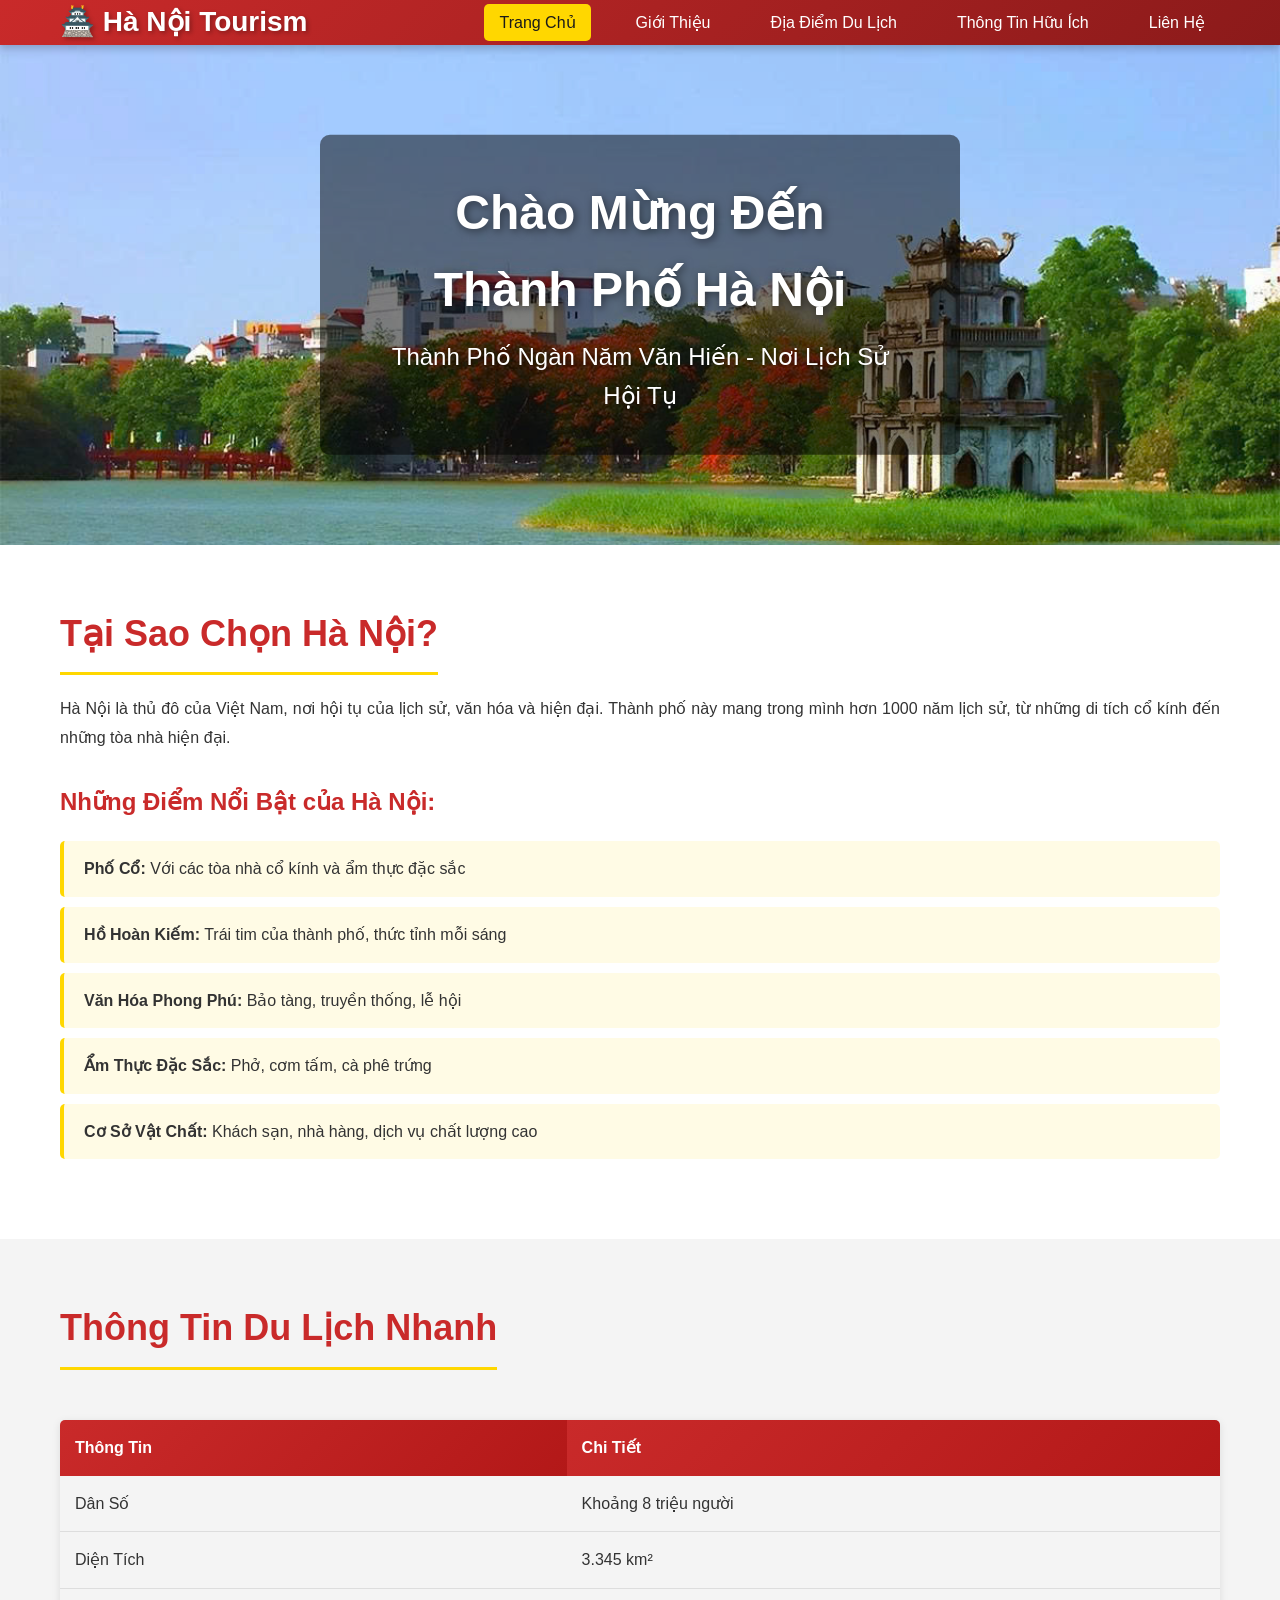
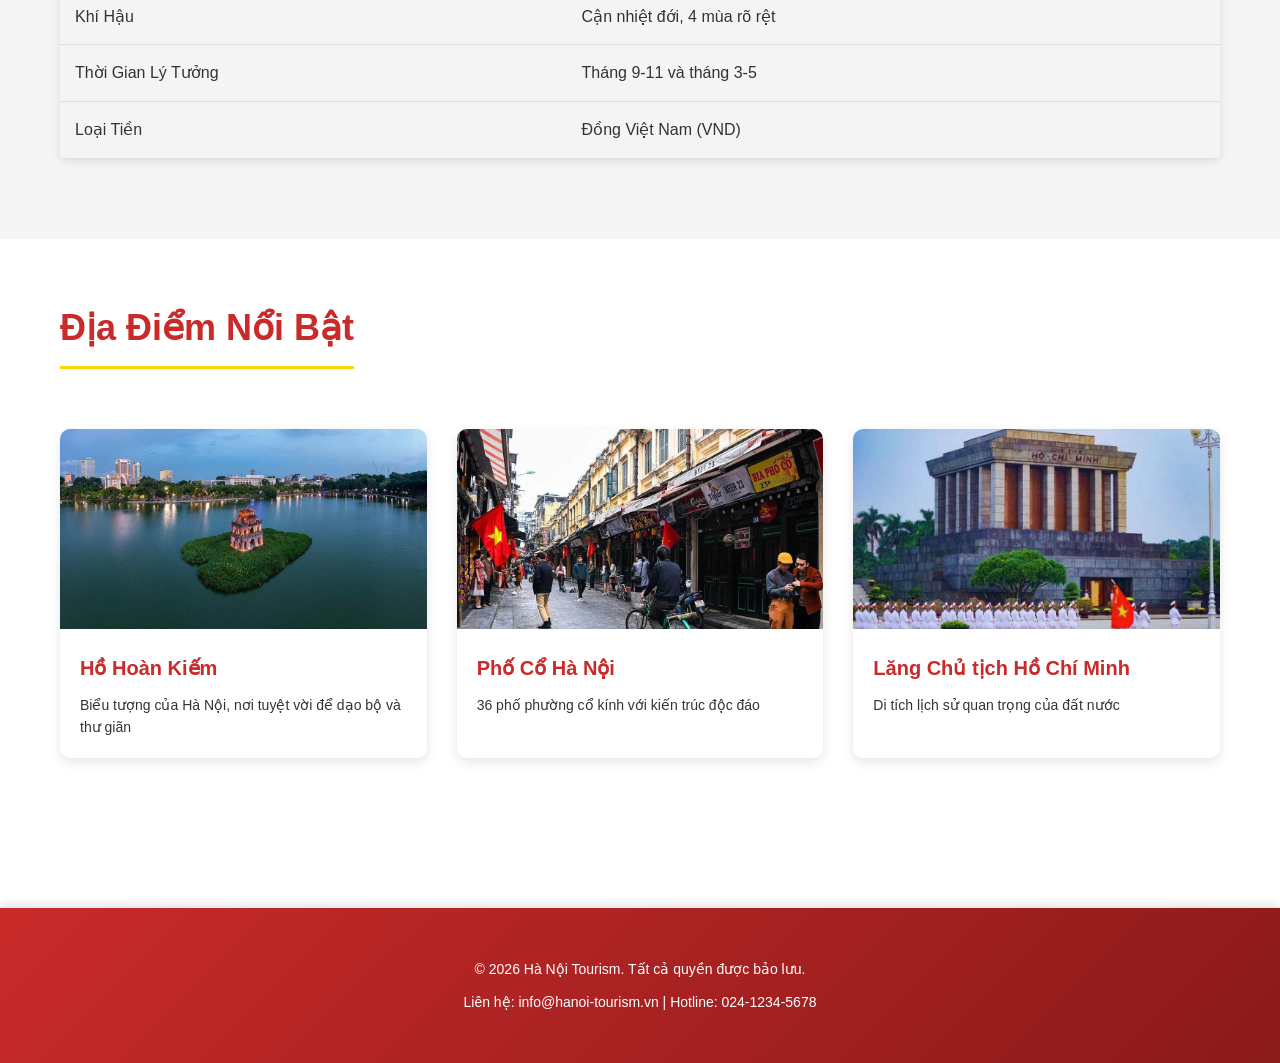
<file: index.html>
<!doctype html>
<html lang="vi">
  <head>
    <meta charset="UTF-8" />
    <meta name="viewport" content="width=device-width, initial-scale=1.0" />
    <title>Du Lịch Hà Nội - Khám Phá Thành Phố Ngàn Năm Văn Hiến</title>
    <link rel="stylesheet" href="style.css" />
  </head>
  <body>
    <!-- HEADER - MENU ĐIỀU HƯỚNG -->
    <header>
      <nav class="navbar">
        <div class="container">
          <div class="logo">
            <h1>🏯 Hà Nội Tourism</h1>
          </div>
          <ul class="nav-menu">
            <li><a href="index.html" class="active">Trang Chủ</a></li>
            <li><a href="gioi-thieu.html">Giới Thiệu</a></li>
            <li><a href="dia-diem.html">Địa Điểm Du Lịch</a></li>
            <li><a href="thong-tin.html">Thông Tin Hữu Ích</a></li>
            <li><a href="lien-he.html">Liên Hệ</a></li>
          </ul>
        </div>
      </nav>
    </header>

    <!-- BANNER - HÌNH ĐẠI DIỆN -->
    <section class="hero">
      <div class="hero-content">
        <!-- ÁNH CẦN: Banner/Banner chính Hà Nội (ảnh phố cổ hoặc tháp Rùa) -->
        <img
          src="images/banner-hanoi.jpg"
          alt="Banner Hà Nội"
          class="hero-image"
        />
        <div class="hero-text">
          <h2>Chào Mừng Đến Thành Phố Hà Nội</h2>
          <p>Thành Phố Ngàn Năm Văn Hiến - Nơi Lịch Sử Hội Tụ</p>
        </div>
      </div>
    </section>

    <!-- NỘI DUNG CHÍNH -->
    <main>
      <section class="content-section">
        <div class="container">
          <h2>Tại Sao Chọn Hà Nội?</h2>
          <p>
            Hà Nội là thủ đô của Việt Nam, nơi hội tụ của lịch sử, văn hóa và
            hiện đại. Thành phố này mang trong mình hơn 1000 năm lịch sử, từ
            những di tích cổ kính đến những tòa nhà hiện đại.
          </p>

          <!-- DANH SÁCH - YÊU CẦU DỰ ÁN -->
          <h3>Những Điểm Nổi Bật của Hà Nội:</h3>
          <ul class="highlights-list">
            <li>
               <strong>Phố Cổ:</strong> Với các tòa nhà cổ kính và ẩm thực đặc
              sắc
            </li>
            <li>
               <strong>Hồ Hoàn Kiếm:</strong> Trái tim của thành phố, thức
              tỉnh mỗi sáng
            </li>
            <li>
               <strong>Văn Hóa Phong Phú:</strong> Bảo tàng, truyền thống, lễ
              hội
            </li>
            <li>
               <strong>Ẩm Thực Đặc Sắc:</strong> Phở, cơm tấm, cà phê trứng
            </li>
            <li>
               <strong>Cơ Sở Vật Chất:</strong> Khách sạn, nhà hàng, dịch vụ
              chất lượng cao
            </li>
          </ul>
        </div>
      </section>

      <!-- SỰ KIỆN VÀ THÔNG TIN DỰ ÁN -->
      <section class="info-section">
        <div class="container">
          <h2>Thông Tin Du Lịch Nhanh</h2>

          <!-- BẢNG - YÊU CẦU DỰ ÁN -->
          <table class="info-table">
            <tr>
              <th>Thông Tin</th>
              <th>Chi Tiết</th>
            </tr>
            <tr>
              <td>Dân Số</td>
              <td>Khoảng 8 triệu người</td>
            </tr>
            <tr>
              <td>Diện Tích</td>
              <td>3.345 km²</td>
            </tr>
            <tr>
              <td>Khí Hậu</td>
              <td>Cận nhiệt đới, 4 mùa rõ rệt</td>
            </tr>
            <tr>
              <td>Thời Gian Lý Tưởng</td>
              <td>Tháng 9-11 và tháng 3-5</td>
            </tr>
            <tr>
              <td>Loại Tiền</td>
              <td>Đồng Việt Nam (VND)</td>
            </tr>
          </table>
        </div>
      </section>

      <!-- HÌNH ẢNH NỔI BẬT -->
      <section class="featured-places">
        <div class="container">
          <h2>Địa Điểm Nổi Bật</h2>
          <div class="places-grid">
            <div class="place-card">
              <!-- ÁNH CẦN: Ảnh Hồ Hoàn Kiếm -->
              <img src="images/ho-hoan-kiem.jpg" alt="Hồ Hoàn Kiếm" />
              <h3>Hồ Hoàn Kiếm</h3>
              <p>Biểu tượng của Hà Nội, nơi tuyệt vời để dạo bộ và thư giãn</p>
            </div>
            <div class="place-card">
              <!-- ÁNH CẦN: Ảnh Phố Cổ Hà Nội -->
              <img src="images/pho-co-hanoi.jpg" alt="Phố Cổ" />
              <h3>Phố Cổ Hà Nội</h3>
              <p>36 phố phường cổ kính với kiến trúc độc đáo</p>
            </div>
            <div class="place-card">
              <!-- ÁNH CẦN: Ảnh Lăng Chủ tịch Hồ Chí Minh -->
              <img src="images/mausoleum.jpg" alt="Mausoleum" />
              <h3>Lăng Chủ tịch Hồ Chí Minh</h3>
              <p>Di tích lịch sử quan trọng của đất nước</p>
            </div>
          </div>
        </div>
      </section>
    </main>

    <!-- FOOTER -->
    <footer>
      <div class="container">
        <p>&copy; 2026 Hà Nội Tourism. Tất cả quyền được bảo lưu.</p>
        <p>Liên hệ: info@hanoi-tourism.vn | Hotline: 024-1234-5678</p>
      </div>
    </footer>
  </body>
</html>
</file>
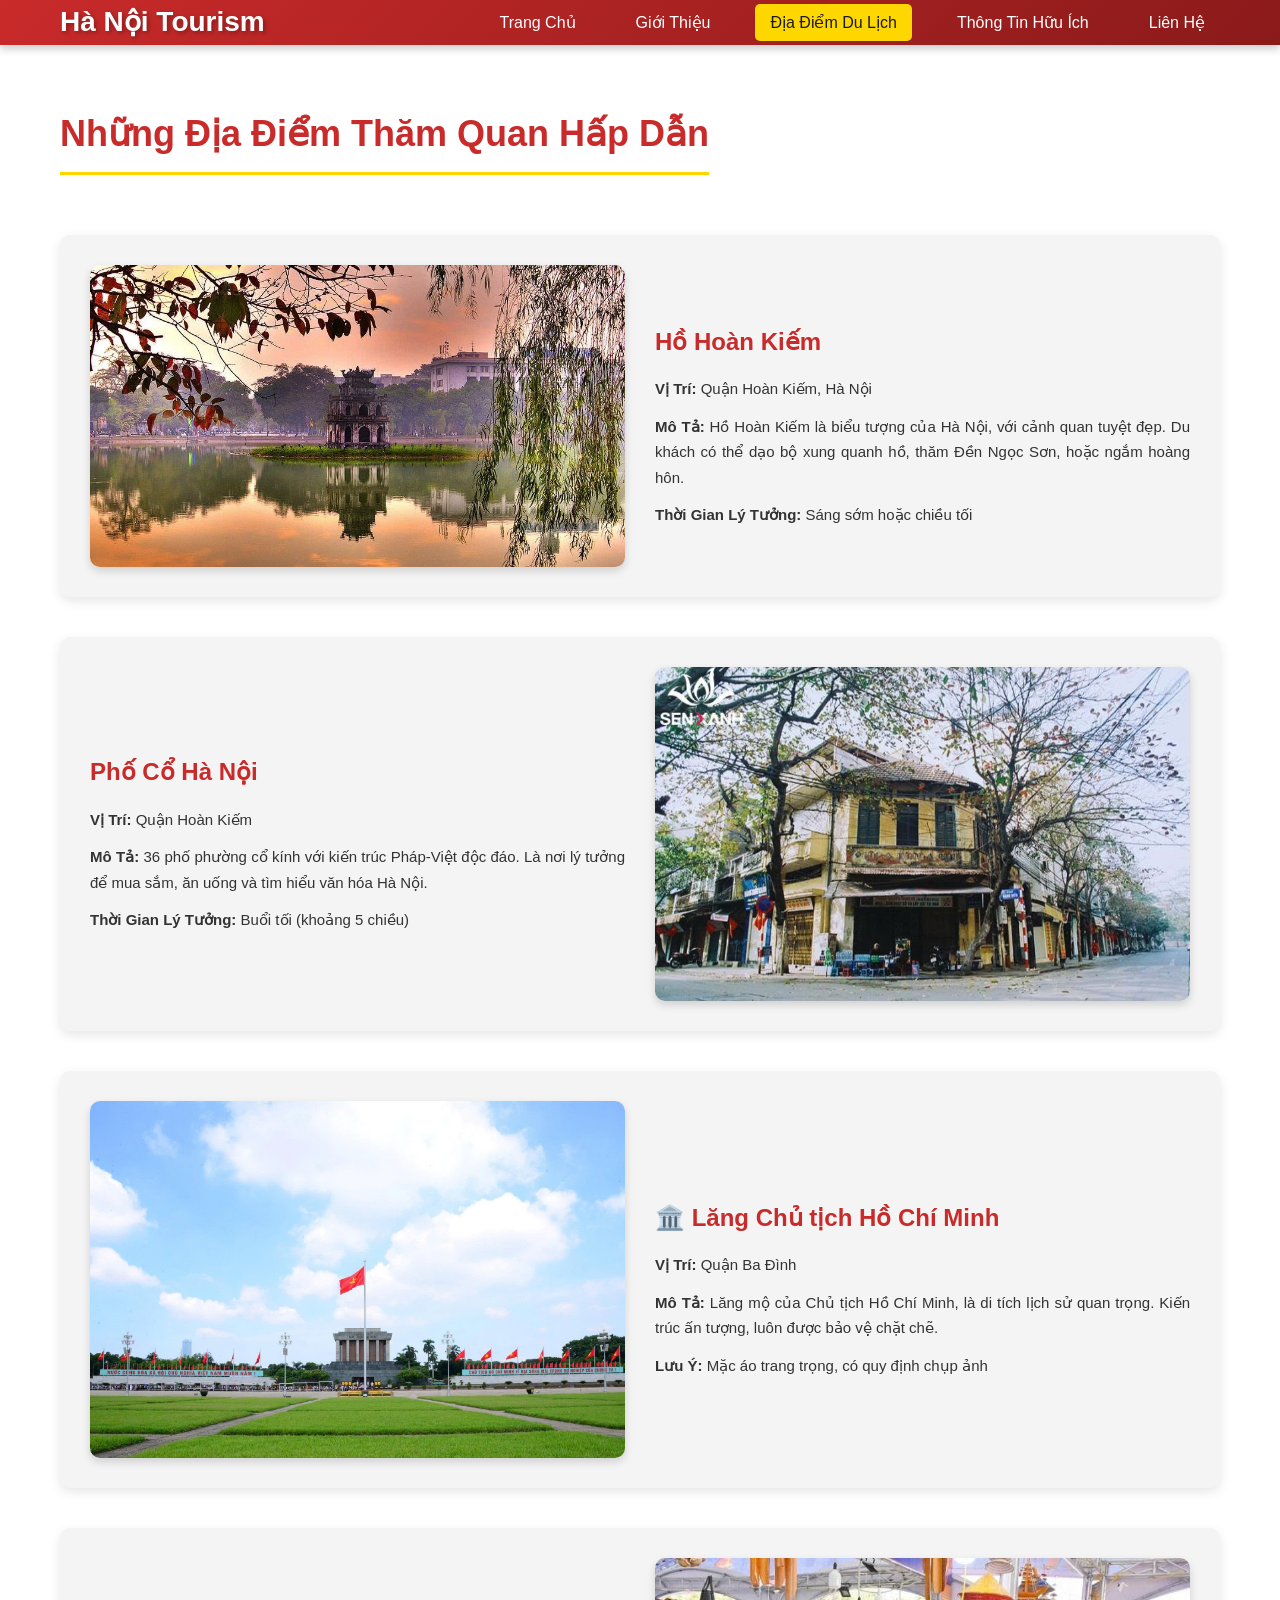
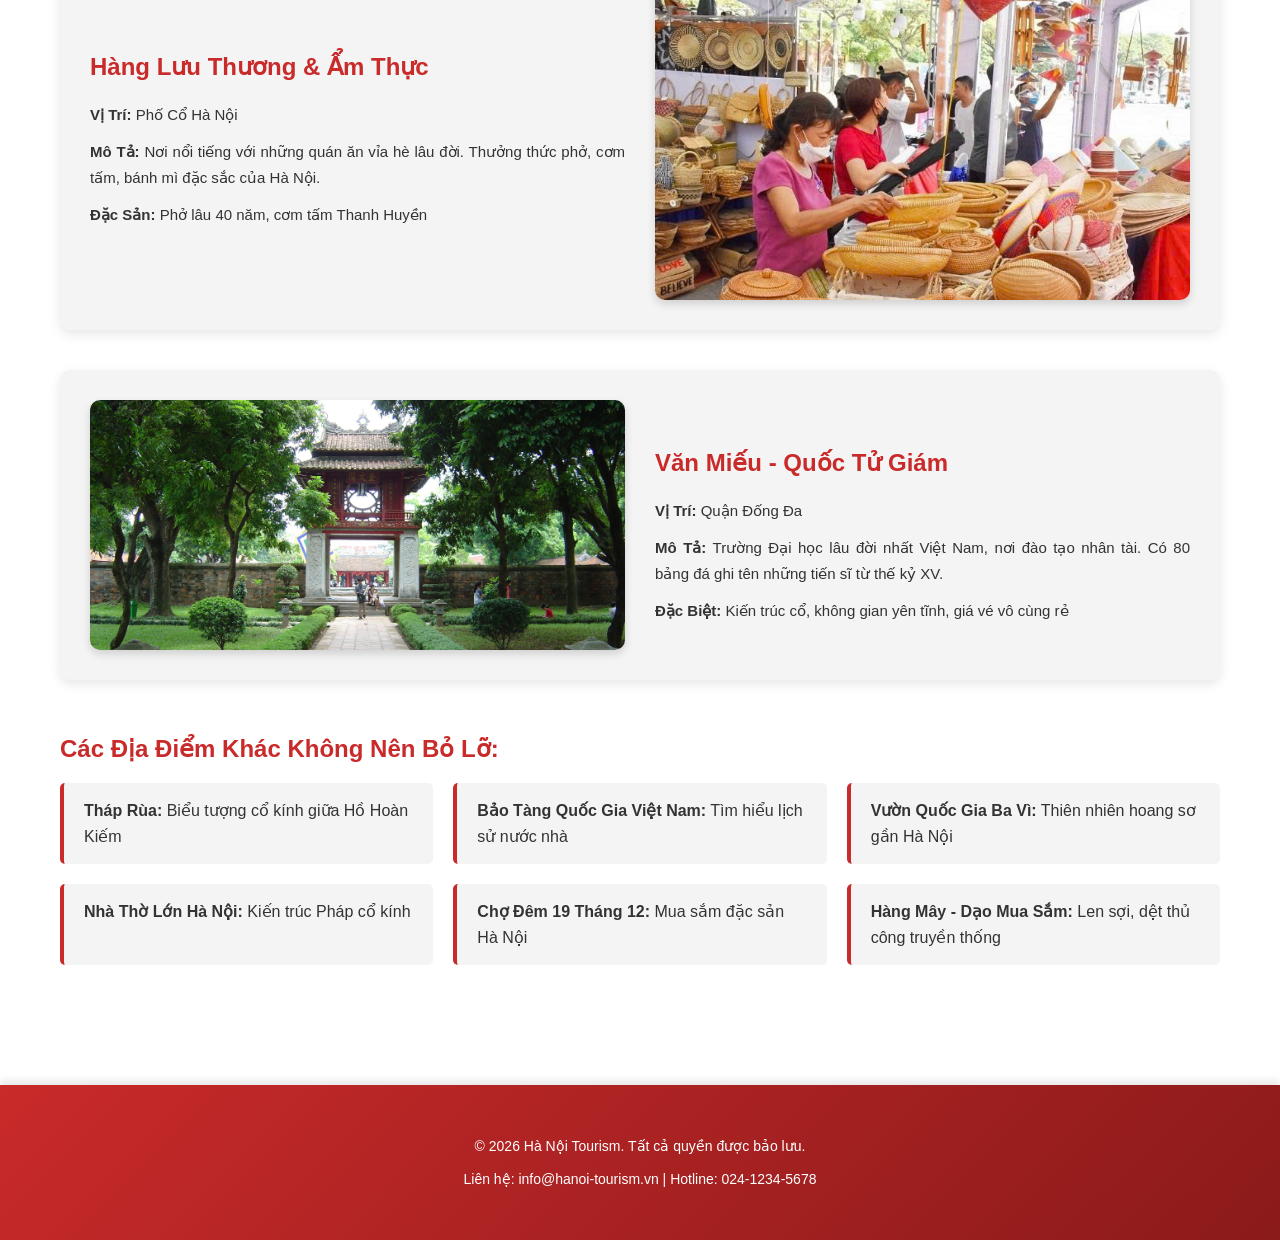
<file: dia-diem.html>
<!doctype html>
<html lang="vi">
  <head>
    <meta charset="UTF-8" />
    <meta name="viewport" content="width=device-width, initial-scale=1.0" />
    <title>Địa Điểm Du Lịch | Du Lịch Hà Nội</title>
    <link rel="stylesheet" href="style.css" />
  </head>
  <body>
    <!-- HEADER - MENU ĐIỀU HƯỚNG -->
    <header>
      <nav class="navbar">
        <div class="container">
          <div class="logo">
            <h1> Hà Nội Tourism</h1>
          </div>
          <ul class="nav-menu">
            <li><a href="index.html">Trang Chủ</a></li>
            <li><a href="gioi-thieu.html">Giới Thiệu</a></li>
            <li><a href="dia-diem.html" class="active">Địa Điểm Du Lịch</a></li>
            <li><a href="thong-tin.html">Thông Tin Hữu Ích</a></li>
            <li><a href="lien-he.html">Liên Hệ</a></li>
          </ul>
        </div>
      </nav>
    </header>

    <!-- NỘI DUNG CHÍNH -->
    <main>
      <section class="content-section">
        <div class="container">
          <h2>Những Địa Điểm Thăm Quan Hấp Dẫn</h2>

          <div class="attraction-list">
            <!-- ĐỊA ĐIỂM 1 -->
            <div class="attraction-card">
              <!-- ÁNH CẦN: Ảnh Hồ Hoàn Kiếm -->
              <img
                src="images/ho-hoan-kiem-large.jpg"
                alt="Hồ Hoàn Kiếm"
                class="attraction-image"
              />
              <div class="attraction-info">
                <h3> Hồ Hoàn Kiếm</h3>
                <p><strong>Vị Trí:</strong> Quận Hoàn Kiếm, Hà Nội</p>
                <p>
                  <strong>Mô Tả:</strong> Hồ Hoàn Kiếm là biểu tượng của Hà Nội,
                  với cảnh quan tuyệt đẹp. Du khách có thể dạo bộ xung quanh hồ,
                  thăm Đền Ngọc Sơn, hoặc ngắm hoàng hôn.
                </p>
                <p>
                  <strong>Thời Gian Lý Tưởng:</strong> Sáng sớm hoặc chiều tối
                </p>
              </div>
            </div>

            <!-- ĐỊA ĐIỂM 2 -->
            <div class="attraction-card">
              <!-- ÁNH CẦN: Ảnh Phố Cổ Hà Nội -->
              <img
                src="images/pho-co-large.jpg"
                alt="Phố Cổ"
                class="attraction-image"
              />
              <div class="attraction-info">
                <h3> Phố Cổ Hà Nội</h3>
                <p><strong>Vị Trí:</strong> Quận Hoàn Kiếm</p>
                <p>
                  <strong>Mô Tả:</strong> 36 phố phường cổ kính với kiến trúc
                  Pháp-Việt độc đáo. Là nơi lý tưởng để mua sắm, ăn uống và tìm
                  hiểu văn hóa Hà Nội.
                </p>
                <p>
                  <strong>Thời Gian Lý Tưởng:</strong> Buổi tối (khoảng 5 chiều)
                </p>
              </div>
            </div>

            <!-- ĐỊA ĐIỂM 3 -->
            <div class="attraction-card">
              <!-- ÁNH CẦN: Ảnh Lăng Chủ tịch Hồ Chí Minh -->
              <img
                src="images/mausoleum-large.jpg"
                alt="Mausoleum"
                class="attraction-image"
              />
              <div class="attraction-info">
                <h3>🏛️ Lăng Chủ tịch Hồ Chí Minh</h3>
                <p><strong>Vị Trí:</strong> Quận Ba Đình</p>
                <p>
                  <strong>Mô Tả:</strong> Lăng mộ của Chủ tịch Hồ Chí Minh, là
                  di tích lịch sử quan trọng. Kiến trúc ấn tượng, luôn được bảo
                  vệ chặt chẽ.
                </p>
                <p>
                  <strong>Lưu Ý:</strong> Mặc áo trang trọng, có quy định chụp
                  ảnh
                </p>
              </div>
            </div>

            <!-- ĐỊA ĐIỂM 4 -->
            <div class="attraction-card">
              <!-- ÁNH CẦN: Ảnh hàng Lưu Thương -->
              <img
                src="images/hang-luong-thuong.jpg"
                alt="Hàng Lưu Thương"
                class="attraction-image"
              />
              <div class="attraction-info">
                <h3> Hàng Lưu Thương & Ẩm Thực</h3>
                <p><strong>Vị Trí:</strong> Phố Cổ Hà Nội</p>
                <p>
                  <strong>Mô Tả:</strong> Nơi nổi tiếng với những quán ăn vỉa hè
                  lâu đời. Thưởng thức phở, cơm tấm, bánh mì đặc sắc của Hà Nội.
                </p>
                <p>
                  <strong>Đặc Sản:</strong> Phở lâu 40 năm, cơm tấm Thanh Huyền
                </p>
              </div>
            </div>

            <!-- ĐỊA ĐIỂM 5 -->
            <div class="attraction-card">
              <!-- ÁNH CẦN: Ảnh Văn Miếu - Quốc Tử Giám -->
              <img
                src="images/van-mieu.jpg"
                alt="Văn Miếu"
                class="attraction-image"
              />
              <div class="attraction-info">
                <h3> Văn Miếu - Quốc Tử Giám</h3>
                <p><strong>Vị Trí:</strong> Quận Đống Đa</p>
                <p>
                  <strong>Mô Tả:</strong> Trường Đại học lâu đời nhất Việt Nam,
                  nơi đào tạo nhân tài. Có 80 bảng đá ghi tên những tiến sĩ từ
                  thế kỷ XV.
                </p>
                <p>
                  <strong>Đặc Biệt:</strong> Kiến trúc cổ, không gian yên tĩnh,
                  giá vé vô cùng rẻ
                </p>
              </div>
            </div>
          </div>

          <!-- DANH SÁCH KHÁC -->
          <h3 style="margin-top: 50px">Các Địa Điểm Khác Không Nên Bỏ Lỡ:</h3>
          <ul class="additional-places">
            <li>
              <strong>Tháp Rùa:</strong> Biểu tượng cổ kính giữa Hồ Hoàn Kiếm
            </li>
            <li>
              <strong>Bảo Tàng Quốc Gia Việt Nam:</strong> Tìm hiểu lịch sử nước
              nhà
            </li>
            <li>
              <strong>Vườn Quốc Gia Ba Vì:</strong> Thiên nhiên hoang sơ gần Hà
              Nội
            </li>
            <li><strong>Nhà Thờ Lớn Hà Nội:</strong> Kiến trúc Pháp cổ kính</li>
            <li>
              <strong>Chợ Đêm 19 Tháng 12:</strong> Mua sắm đặc sản Hà Nội
            </li>
            <li>
              <strong>Hàng Mây - Dạo Mua Sắm:</strong> Len sợi, dệt thủ công
              truyền thống
            </li>
          </ul>
        </div>
      </section>
    </main>

    <!-- FOOTER -->
    <footer>
      <div class="container">
        <p>&copy; 2026 Hà Nội Tourism. Tất cả quyền được bảo lưu.</p>
        <p>Liên hệ: info@hanoi-tourism.vn | Hotline: 024-1234-5678</p>
      </div>
    </footer>
  </body>
</html>
</file>
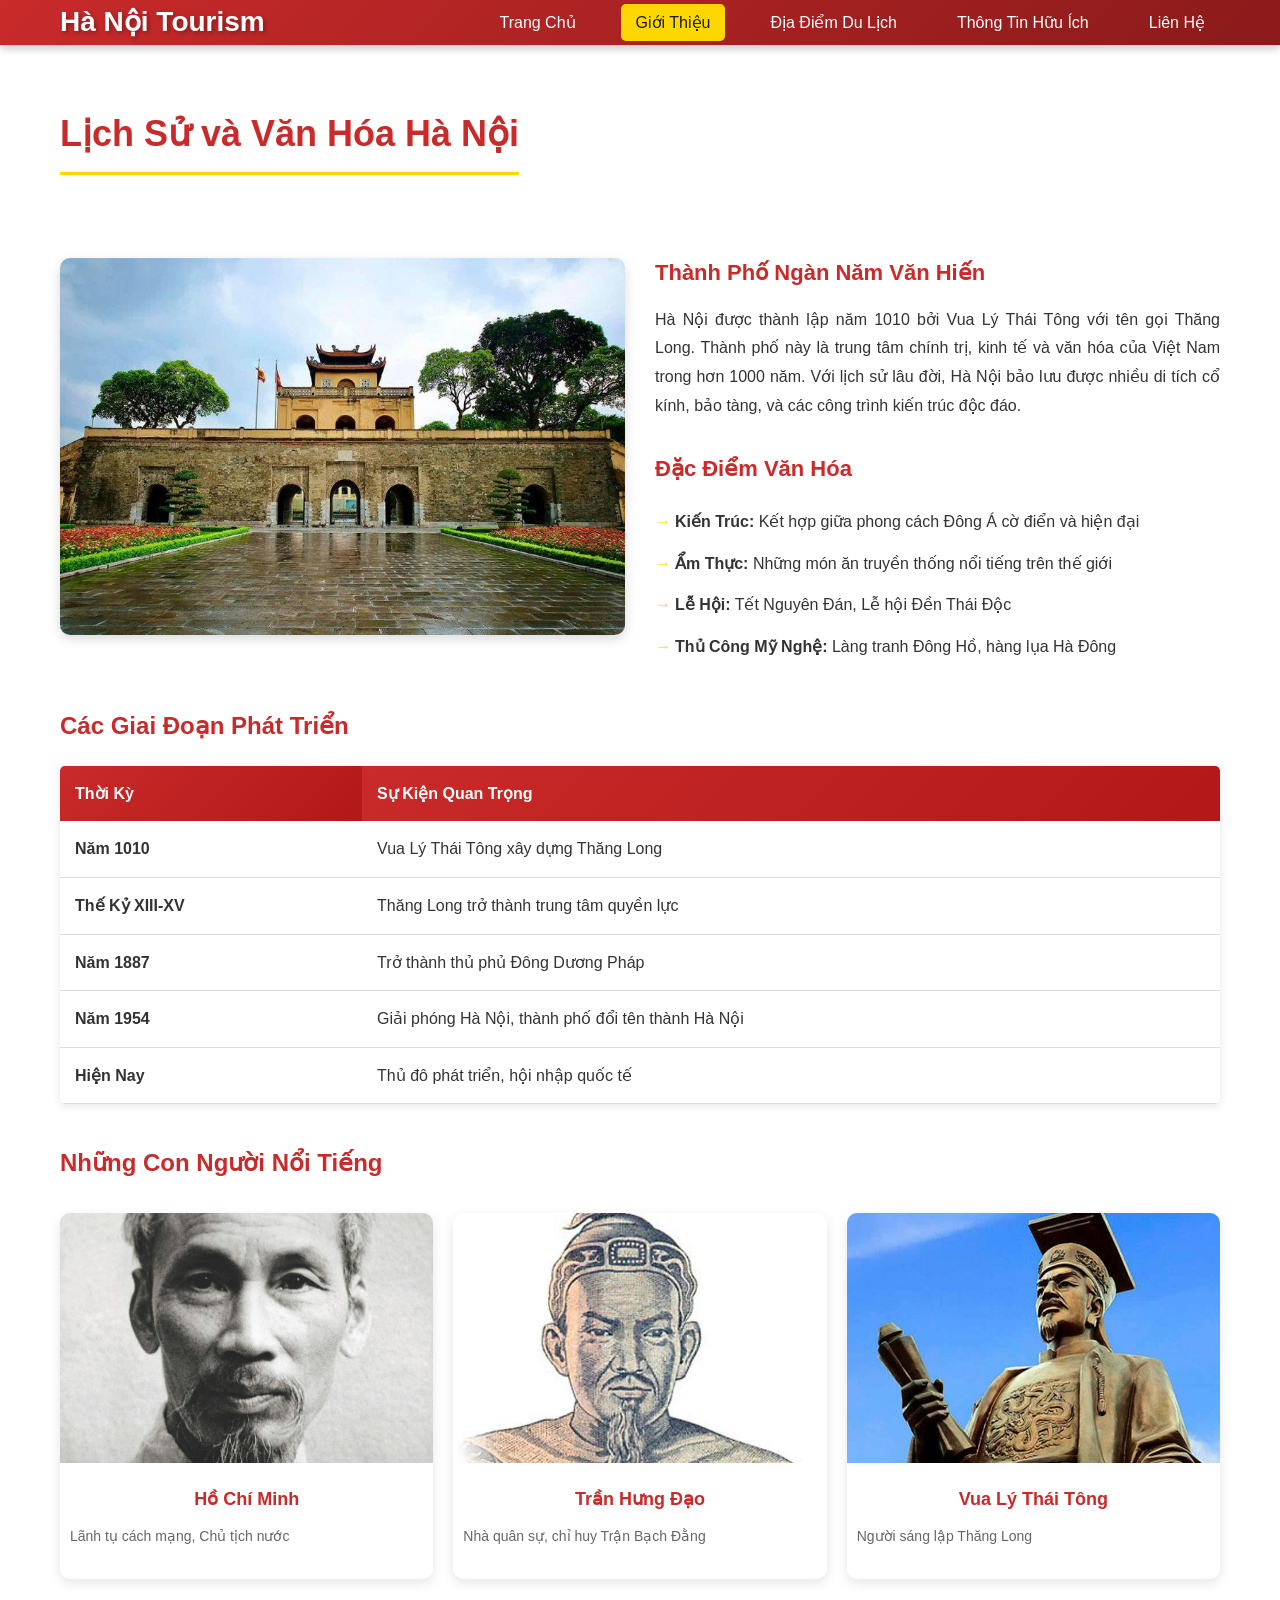
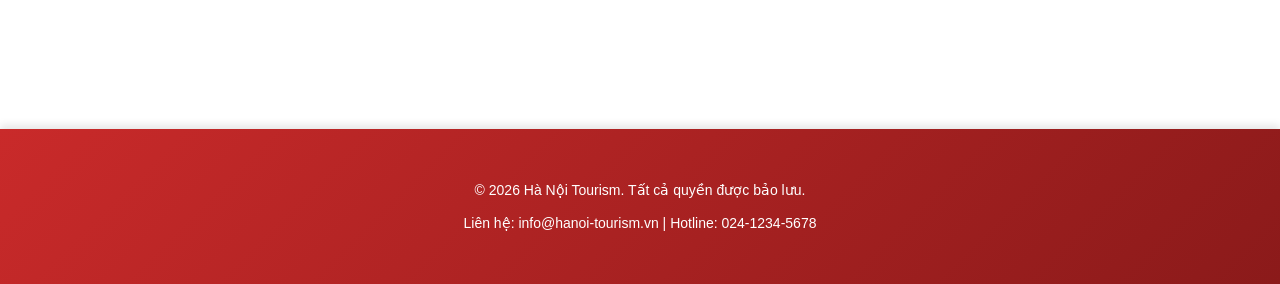
<file: gioi-thieu.html>
<!doctype html>
<html lang="vi">
  <head>
    <meta charset="UTF-8" />
    <meta name="viewport" content="width=device-width, initial-scale=1.0" />
    <title>Giới Thiệu Hà Nội | Du Lịch Hà Nội</title>
    <link rel="stylesheet" href="style.css" />
  </head>
  <body>
    <!-- HEADER - MENU ĐIỀU HƯỚNG -->
    <header>
      <nav class="navbar">
        <div class="container">
          <div class="logo">
            <h1> Hà Nội Tourism</h1>
          </div>
          <ul class="nav-menu">
            <li><a href="index.html">Trang Chủ</a></li>
            <li><a href="gioi-thieu.html" class="active">Giới Thiệu</a></li>
            <li><a href="dia-diem.html">Địa Điểm Du Lịch</a></li>
            <li><a href="thong-tin.html">Thông Tin Hữu Ích</a></li>
            <li><a href="lien-he.html">Liên Hệ</a></li>
          </ul>
        </div>
      </nav>
    </header>

    <!-- NỘI DUNG CHÍNH -->
    <main>
      <section class="content-section">
        <div class="container">
          <h2>Lịch Sử và Văn Hóa Hà Nội</h2>

          <div class="intro-content">
            <!-- ÁNH CẦN: Ảnh lịch sử Hà Nội (cổ hoặc hiện đại) -->
            <img
              src="images/lich-su-hanoi.jpg"
              alt="Lịch Sử Hà Nội"
              class="intro-image"
            />

            <div class="intro-text">
              <h3>Thành Phố Ngàn Năm Văn Hiến</h3>
              <p>
                Hà Nội được thành lập năm 1010 bởi Vua Lý Thái Tông với tên gọi
                Thăng Long. Thành phố này là trung tâm chính trị, kinh tế và văn
                hóa của Việt Nam trong hơn 1000 năm. Với lịch sử lâu đời, Hà Nội
                bảo lưu được nhiều di tích cổ kính, bảo tàng, và các công trình
                kiến trúc độc đáo.
              </p>

              <h3>Đặc Điểm Văn Hóa</h3>
              <ul style="margin-top: 15px">
                <li>
                  <strong>Kiến Trúc:</strong> Kết hợp giữa phong cách Đông Á cờ
                  điển và hiện đại
                </li>
                <li>
                  <strong>Ẩm Thực:</strong> Những món ăn truyền thống nổi tiếng
                  trên thế giới
                </li>
                <li>
                  <strong>Lễ Hội:</strong> Tết Nguyên Đán, Lễ hội Đền Thái Độc
                </li>
                <li>
                  <strong>Thủ Công Mỹ Nghệ:</strong> Làng tranh Đông Hồ, hàng
                  lụa Hà Đông
                </li>
              </ul>
            </div>
          </div>

          <h3 style="margin-top: 40px">Các Giai Đoạn Phát Triển</h3>

          <!-- BẢNG - YÊU CẦU DỰ ÁN -->
          <table class="history-table">
            <tr>
              <th>Thời Kỳ</th>
              <th>Sự Kiện Quan Trọng</th>
            </tr>
            <tr>
              <td><strong>Năm 1010</strong></td>
              <td>Vua Lý Thái Tông xây dựng Thăng Long</td>
            </tr>
            <tr>
              <td><strong>Thế Kỷ XIII-XV</strong></td>
              <td>Thăng Long trở thành trung tâm quyền lực</td>
            </tr>
            <tr>
              <td><strong>Năm 1887</strong></td>
              <td>Trở thành thủ phủ Đông Dương Pháp</td>
            </tr>
            <tr>
              <td><strong>Năm 1954</strong></td>
              <td>Giải phóng Hà Nội, thành phố đổi tên thành Hà Nội</td>
            </tr>
            <tr>
              <td><strong>Hiện Nay</strong></td>
              <td>Thủ đô phát triển, hội nhập quốc tế</td>
            </tr>
          </table>

          <h3 style="margin-top: 40px">Những Con Người Nổi Tiếng</h3>
          <div class="famous-people">
            <div class="person-card">
              <!-- ÁNH CẦN: Ảnh Hồ Chí Minh -->
              <img src="images/ho-chi-minh.jpg" alt="Hồ Chí Minh" />
              <h4>Hồ Chí Minh</h4>
              <p>Lãnh tụ cách mạng, Chủ tịch nước</p>
            </div>
            <div class="person-card">
              <!-- ÁNH CẦN: Ảnh Trần Hưng Đạo -->
              <img src="images/tran-hung-dao.jpg" alt="Trần Hưng Đạo" />
              <h4>Trần Hưng Đạo</h4>
              <p>Nhà quân sự, chỉ huy Trận Bạch Đằng</p>
            </div>
            <div class="person-card">
              <!-- ÁNH CẦN: Ảnh Vua Lý Thái Tông -->
              <img src="images/ly-thai-tong.jpg" alt="Vua Lý Thái Tông" />
              <h4>Vua Lý Thái Tông</h4>
              <p>Người sáng lập Thăng Long</p>
            </div>
          </div>
        </div>
      </section>
    </main>

    <!-- FOOTER -->
    <footer>
      <div class="container">
        <p>&copy; 2026 Hà Nội Tourism. Tất cả quyền được bảo lưu.</p>
        <p>Liên hệ: info@hanoi-tourism.vn | Hotline: 024-1234-5678</p>
      </div>
    </footer>
  </body>
</html>
</file>
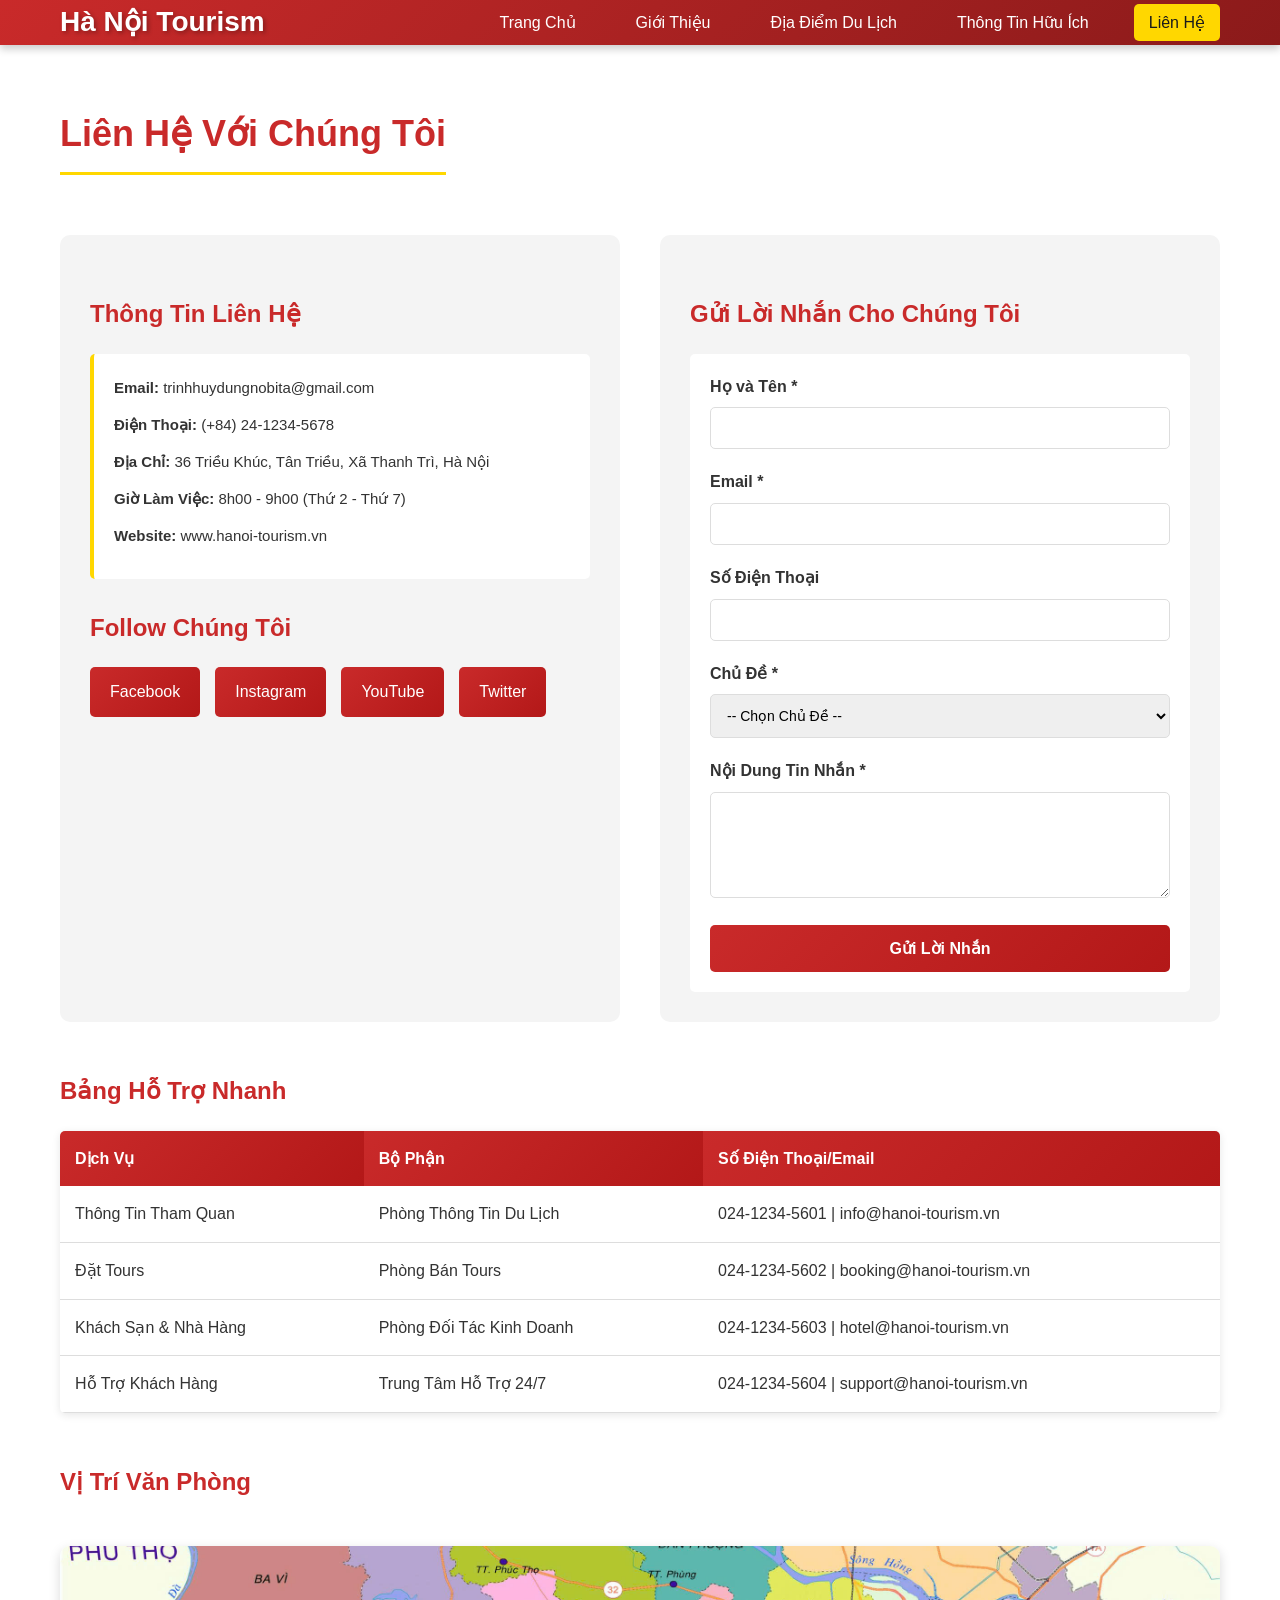
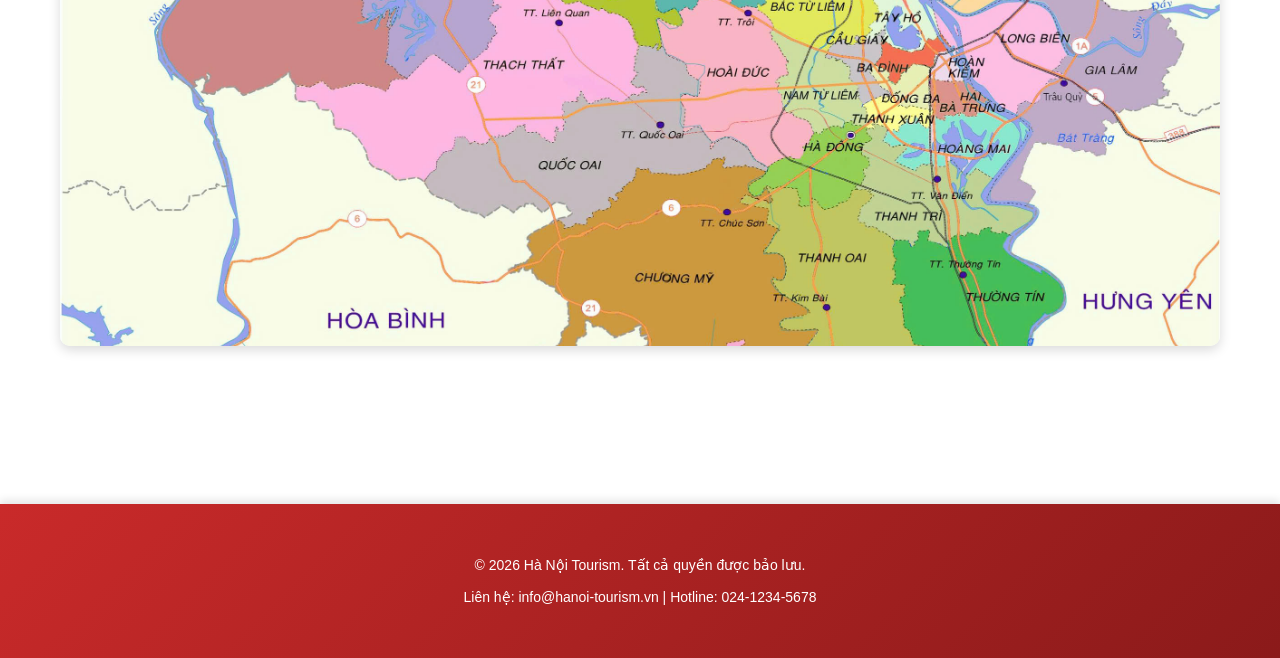
<file: lien-he.html>
<!doctype html>
<html lang="vi">
  <head>
    <meta charset="UTF-8" />
    <meta name="viewport" content="width=device-width, initial-scale=1.0" />
    <title>Liên Hệ | Du Lịch Hà Nội</title>
    <link rel="stylesheet" href="style.css" />
  </head>
  <body>
    <!-- HEADER - MENU ĐIỀU HƯỚNG -->
    <header>
      <nav class="navbar">
        <div class="container">
          <div class="logo">
            <h1> Hà Nội Tourism</h1>
          </div>
          <ul class="nav-menu">
            <li><a href="index.html">Trang Chủ</a></li>
            <li><a href="gioi-thieu.html">Giới Thiệu</a></li>
            <li><a href="dia-diem.html">Địa Điểm Du Lịch</a></li>
            <li><a href="thong-tin.html">Thông Tin Hữu Ích</a></li>
            <li><a href="lien-he.html" class="active">Liên Hệ</a></li>
          </ul>
        </div>
      </nav>
    </header>

    <!-- NỘI DUNG CHÍNH -->
    <main>
      <section class="content-section">
        <div class="container">
          <h2>Liên Hệ Với Chúng Tôi</h2>

          <div class="contact-content">
            <!-- THÔNG TIN LIÊN HỆ -->
            <div class="contact-info">
              <h3> Thông Tin Liên Hệ</h3>
              <div class="info-box">
                <p><strong> Email:</strong> trinhhuydungnobita@gmail.com</p>
                <p><strong> Điện Thoại:</strong> (+84) 24-1234-5678</p>
                <p>
                  <strong> Địa Chỉ:</strong> 36 Triều Khúc, Tân Triều, Xã Thanh Trì, Hà Nội
                </p>
                <p>
                  <strong> Giờ Làm Việc:</strong> 8h00 - 9h00 (Thứ 2 - Thứ 7)
                </p>
                <p><strong> Website:</strong> www.hanoi-tourism.vn</p>
              </div>

              <!-- MẠNG XÃ HỘI -->
              <h3 style="margin-top: 30px">Follow Chúng Tôi</h3>
              <div class="social-links">
                <a href="https://facebook.com/hanoi-tourism" target="_blank"
                  > Facebook</a
                >
                <a href="https://instagram.com/hanoi-tourism" target="_blank"
                  > Instagram</a
                >
                <a href="https://youtube.com/hanoi-tourism" target="_blank"
                  > YouTube</a
                >
                <a href="https://twitter.com/hanoi-tourism" target="_blank"
                  > Twitter</a
                >
              </div>
            </div>

            <!-- FORM LIÊN HỆ -->
            <div class="contact-form-wrapper">
              <h3> Gửi Lời Nhắn Cho Chúng Tôi</h3>
              <form class="contact-form" action="#" method="POST">
                <div class="form-group">
                  <label for="name">Họ và Tên *</label>
                  <input type="text" id="name" name="name" required />
                </div>

                <div class="form-group">
                  <label for="email">Email *</label>
                  <input type="email" id="email" name="email" required />
                </div>

                <div class="form-group">
                  <label for="phone">Số Điện Thoại</label>
                  <input type="tel" id="phone" name="phone" />
                </div>

                <div class="form-group">
                  <label for="subject">Chủ Đề *</label>
                  <select id="subject" name="subject" required>
                    <option value="">-- Chọn Chủ Đề --</option>
                    <option value="tham-quan">Thông Tin Tham Quan</option>
                    <option value="dat-tour">Đặt Tours Du Lịch</option>
                    <option value="khach-san">Thông Tin Khách Sạn</option>
                    <option value="phan-anh">Phản Ánh Ý Kiến</option>
                    <option value="khac">Khác</option>
                  </select>
                </div>

                <div class="form-group">
                  <label for="message">Nội Dung Tin Nhắn *</label>
                  <textarea
                    id="message"
                    name="message"
                    rows="5"
                    required
                  ></textarea>
                </div>

                <button type="submit" class="submit-btn">Gửi Lời Nhắn</button>
              </form>
            </div>
          </div>

          <!-- BẢNG HỖTRỢ -->
          <h3 style="margin-top: 50px"> Bảng Hỗ Trợ Nhanh</h3>
          <table class="support-table">
            <tr>
              <th>Dịch Vụ</th>
              <th>Bộ Phận</th>
              <th>Số Điện Thoại/Email</th>
            </tr>
            <tr>
              <td>Thông Tin Tham Quan</td>
              <td>Phòng Thông Tin Du Lịch</td>
              <td>024-1234-5601 | info@hanoi-tourism.vn</td>
            </tr>
            <tr>
              <td>Đặt Tours</td>
              <td>Phòng Bán Tours</td>
              <td>024-1234-5602 | booking@hanoi-tourism.vn</td>
            </tr>
            <tr>
              <td>Khách Sạn & Nhà Hàng</td>
              <td>Phòng Đối Tác Kinh Doanh</td>
              <td>024-1234-5603 | hotel@hanoi-tourism.vn</td>
            </tr>
            <tr>
              <td>Hỗ Trợ Khách Hàng</td>
              <td>Trung Tâm Hỗ Trợ 24/7</td>
              <td>024-1234-5604 | support@hanoi-tourism.vn</td>
            </tr>
          </table>

          <!-- BẢN ĐỒ -->
          <h3 style="margin-top: 50px"> Vị Trí Văn Phòng</h3>
          <!-- ÁNH CẦN: Ảnh/Map của Hà Nội hoặc screenshot bản đồ Google Maps -->
          <img
            src="images/map-hanoi.jpg"
            alt="Bản Đồ Hà Nội"
            class="map-image"
          />
        </div>
      </section>
    </main>

    <!-- FOOTER -->
    <footer>
      <div class="container">
        <p>&copy; 2026 Hà Nội Tourism. Tất cả quyền được bảo lưu.</p>
        <p>Liên hệ: info@hanoi-tourism.vn | Hotline: 024-1234-5678</p>
      </div>
    </footer>
  </body>
</html>
</file>
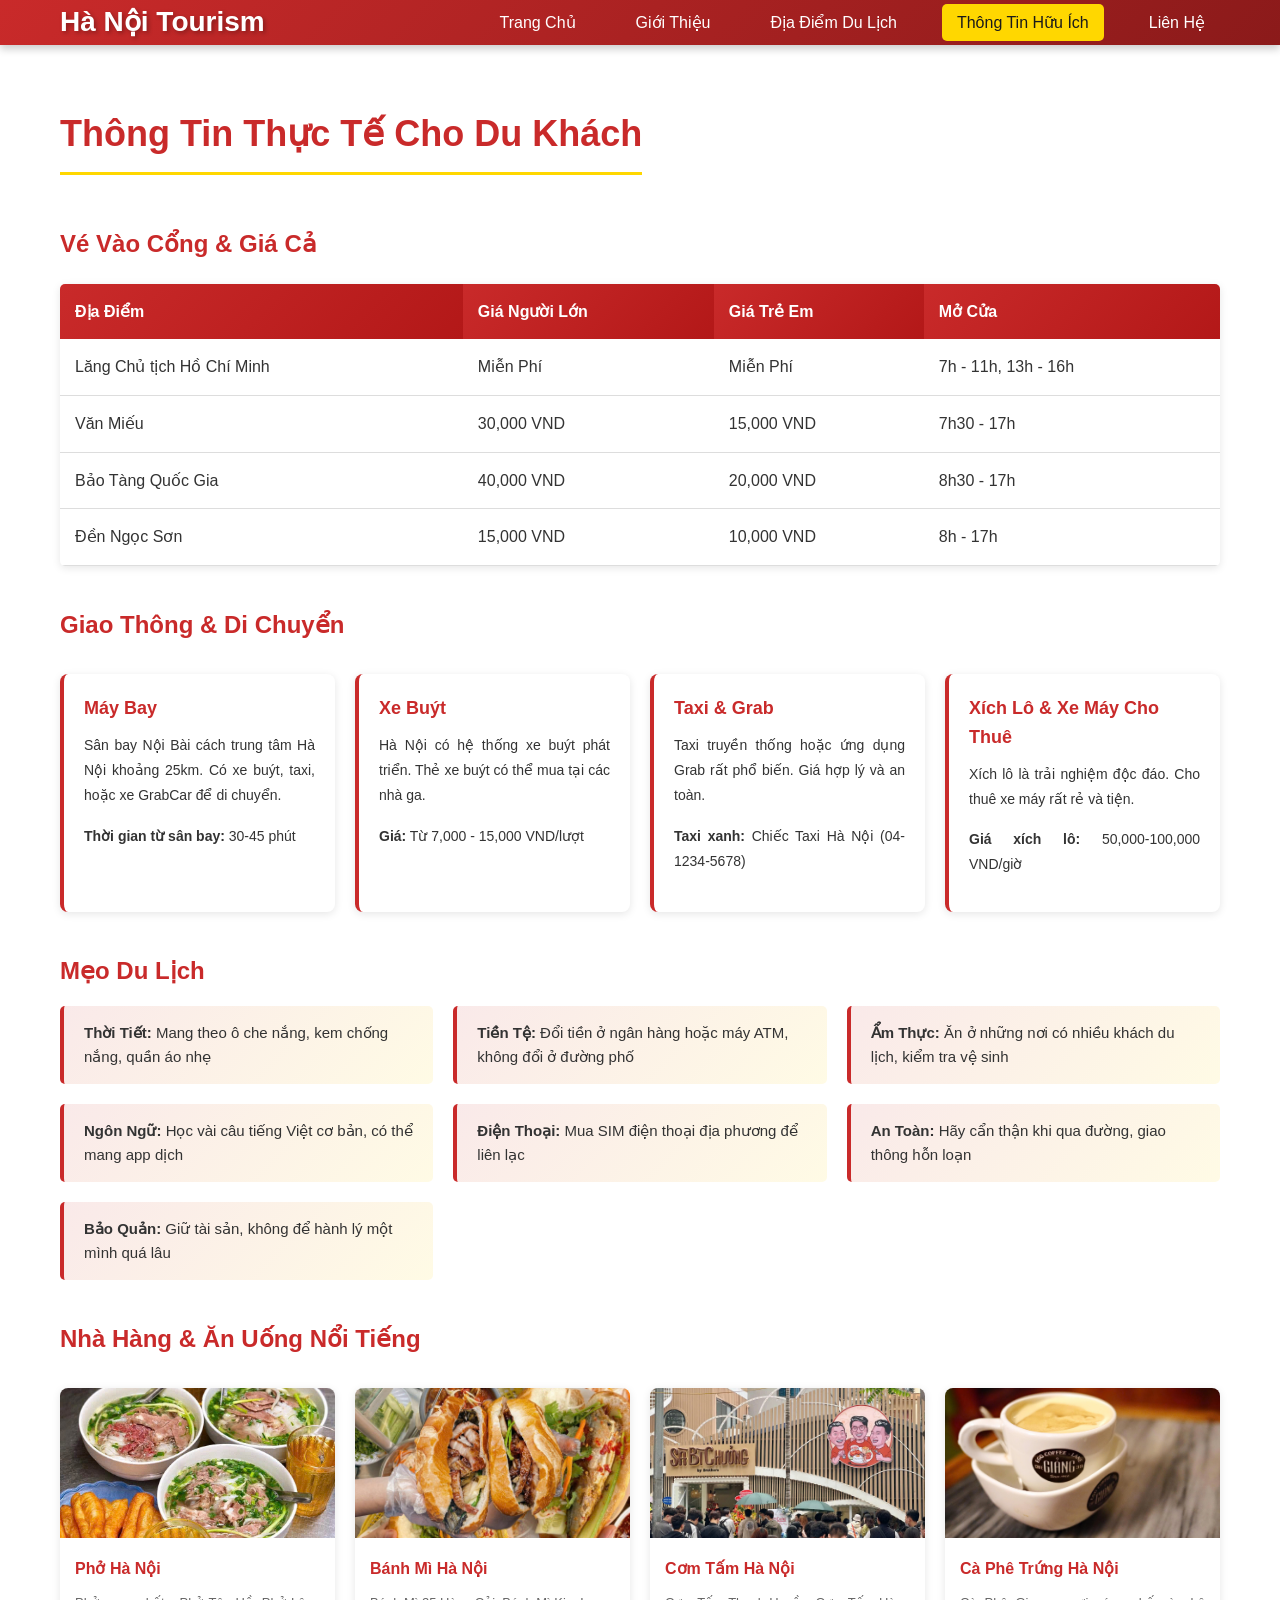
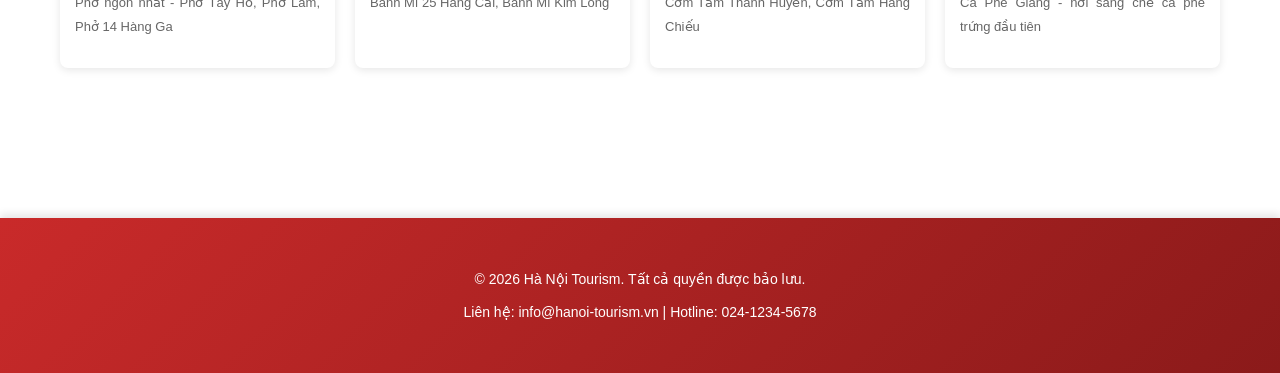
<file: thong-tin.html>
<!doctype html>
<html lang="vi">
  <head>
    <meta charset="UTF-8" />
    <meta name="viewport" content="width=device-width, initial-scale=1.0" />
    <title>Thông Tin Hữu Ích | Du Lịch Hà Nội</title>
    <link rel="stylesheet" href="style.css" />
  </head>
  <body>
    <!-- HEADER - MENU ĐIỀU HƯỚNG -->
    <header>
      <nav class="navbar">
        <div class="container">
          <div class="logo">
            <h1> Hà Nội Tourism</h1>
          </div>
          <ul class="nav-menu">
            <li><a href="index.html">Trang Chủ</a></li>
            <li><a href="gioi-thieu.html">Giới Thiệu</a></li>
            <li><a href="dia-diem.html">Địa Điểm Du Lịch</a></li>
            <li>
              <a href="thong-tin.html" class="active">Thông Tin Hữu Ích</a>
            </li>
            <li><a href="lien-he.html">Liên Hệ</a></li>
          </ul>
        </div>
      </nav>
    </header>

    <!-- NỘI DUNG CHÍNH -->
    <main>
      <section class="content-section">
        <div class="container">
          <h2>Thông Tin Thực Tế Cho Du Khách</h2>

          <!-- CẦU HỎI & ĐÁP ÁN -->
          <h3> Vé Vào Cổng & Giá Cả</h3>
          <table class="pricing-table">
            <tr>
              <th>Địa Điểm</th>
              <th>Giá Người Lớn</th>
              <th>Giá Trẻ Em</th>
              <th>Mở Cửa</th>
            </tr>
            <tr>
              <td>Lăng Chủ tịch Hồ Chí Minh</td>
              <td>Miễn Phí</td>
              <td>Miễn Phí</td>
              <td>7h - 11h, 13h - 16h</td>
            </tr>
            <tr>
              <td>Văn Miếu</td>
              <td>30,000 VND</td>
              <td>15,000 VND</td>
              <td>7h30 - 17h</td>
            </tr>
            <tr>
              <td>Bảo Tàng Quốc Gia</td>
              <td>40,000 VND</td>
              <td>20,000 VND</td>
              <td>8h30 - 17h</td>
            </tr>
            <tr>
              <td>Đền Ngọc Sơn</td>
              <td>15,000 VND</td>
              <td>10,000 VND</td>
              <td>8h - 17h</td>
            </tr>
          </table>

          <!-- THÔNG TIN GIAO THÔNG -->
          <h3 style="margin-top: 40px"> Giao Thông & Di Chuyển</h3>
          <div class="transport-info">
            <div class="transport-card">
              <h4> Máy Bay</h4>
              <p>
                Sân bay Nội Bài cách trung tâm Hà Nội khoảng 25km. Có xe buýt,
                taxi, hoặc xe GrabCar để di chuyển.
              </p>
              <p><strong>Thời gian từ sân bay:</strong> 30-45 phút</p>
            </div>
            <div class="transport-card">
              <h4> Xe Buýt</h4>
              <p>
                Hà Nội có hệ thống xe buýt phát triển. Thẻ xe buýt có thể mua
                tại các nhà ga.
              </p>
              <p><strong>Giá:</strong> Từ 7,000 - 15,000 VND/lượt</p>
            </div>
            <div class="transport-card">
              <h4> Taxi & Grab</h4>
              <p>
                Taxi truyền thống hoặc ứng dụng Grab rất phổ biến. Giá hợp lý và
                an toàn.
              </p>
              <p>
                <strong>Taxi xanh:</strong> Chiếc Taxi Hà Nội (04-1234-5678)
              </p>
            </div>
            <div class="transport-card">
              <h4> Xích Lô & Xe Máy Cho Thuê</h4>
              <p>
                Xích lô là trải nghiệm độc đáo. Cho thuê xe máy rất rẻ và tiện.
              </p>
              <p><strong>Giá xích lô:</strong> 50,000-100,000 VND/giờ</p>
            </div>
          </div>

          <!-- CHIA SẺ CẢNH BÁO & LỚP BẢNG -->
          <h3 style="margin-top: 40px"> Mẹo Du Lịch</h3>
          <ul class="tips-list">
            <li>
               <strong>Thời Tiết:</strong> Mang theo ô che nắng, kem chống
              nắng, quần áo nhẹ
            </li>
            <li>
               <strong>Tiền Tệ:</strong> Đổi tiền ở ngân hàng hoặc máy ATM,
              không đổi ở đường phố
            </li>
            <li>
               <strong>Ẩm Thực:</strong> Ăn ở những nơi có nhiều khách du
              lịch, kiểm tra vệ sinh
            </li>
            <li>
               <strong>Ngôn Ngữ:</strong> Học vài câu tiếng Việt cơ bản, có
              thể mang app dịch
            </li>
            <li>
               <strong>Điện Thoại:</strong> Mua SIM điện thoại địa phương để
              liên lạc
            </li>
            <li>
               <strong>An Toàn:</strong> Hãy cẩn thận khi qua đường, giao
              thông hỗn loạn
            </li>
            <li>
               <strong>Bảo Quản:</strong> Giữ tài sản, không để hành lý một
              mình quá lâu
            </li>
          </ul>

          <!-- DANH SÁCH NHÀ HÀNG NỔI TIẾNG -->
          <h3 style="margin-top: 40px"> Nhà Hàng & Ăn Uống Nổi Tiếng</h3>
          <div class="restaurants-grid">
            <div class="restaurant-card">
              <!-- ÁNH CẦN: Ảnh Phở hoặc nhà hàng Phở Hà Nội -->
              <img src="images/pho-hanoi.jpg" alt="Phở Hà Nội" />
              <h4>Phở Hà Nội</h4>
              <p>Phở ngon nhất - Phở Tây Hồ, Phở Lâm, Phở 14 Hàng Ga</p>
            </div>
            <div class="restaurant-card">
              <!-- ÁNH CẦN: Ảnh Bánh Mì Hà Nội -->
              <img src="images/banh-mi-hanoi.jpg" alt="Bánh Mì" />
              <h4>Bánh Mì Hà Nội</h4>
              <p>Bánh Mì 25 Hàng Cải, Bánh Mì Kim Long</p>
            </div>
            <div class="restaurant-card">
              <!-- ÁNH CẦN: Ảnh Cơm Tấm Hà Nội -->
              <img src="images/com-tam-hanoi.jpg" alt="Cơm Tấm" />
              <h4>Cơm Tấm Hà Nội</h4>
              <p>Cơm Tấm Thanh Huyền, Cơm Tấm Hàng Chiếu</p>
            </div>
            <div class="restaurant-card">
              <!-- ÁNH CẦN: Ảnh Cà Phê Trứng Hà Nội -->
              <img src="images/ca-phe-trang.jpg" alt="Cà Phê Trứng" />
              <h4>Cà Phê Trứng Hà Nội</h4>
              <p>Cà Phê Giang - nơi sáng chế cà phê trứng đầu tiên</p>
            </div>
          </div>
        </div>
      </section>
    </main>

    <!-- FOOTER -->
    <footer>
      <div class="container">
        <p>&copy; 2026 Hà Nội Tourism. Tất cả quyền được bảo lưu.</p>
        <p>Liên hệ: info@hanoi-tourism.vn | Hotline: 024-1234-5678</p>
      </div>
    </footer>
  </body>
</html>
</file>
<file: style.css>
/* ==================== CSS CHÍNH CHO WEBSITE HÀ NỘI TOURISM ==================== */

/* VARIABLES CSS */
:root {
  --primary-color: #c92a2a; /* Màu đỏ - Chủ yếu */
  --secondary-color: #ffd700; /* Màu vàng - Phụ */
  --dark-color: #1a1a1a; /* Màu tối */
  --light-color: #f4f4f4; /* Màu sáng */
  --text-color: #333; /* Màu văn bản */
  --border-color: #ddd; /* Màu lề */
  --hover-color: #b31818; /* Màu khi di chuột */
  --font-main: "Segoe UI", Tahoma, Geneva, Verdana, sans-serif;
}

/* RESET MẶC ĐỊNH */
* {
  margin: 0;
  padding: 0;
  box-sizing: border-box;
}

body {
  font-family: var(--font-main);
  color: var(--text-color);
  line-height: 1.6;
  background-color: #fff;
}

html {
  scroll-behavior: smooth;
}

/* CONTAINER CHÍNH */
.container {
  max-width: 1200px;
  margin: 0 auto;
  padding: 0 20px;
}

/* HEADER & NAVBAR */
header {
  background: linear-gradient(135deg, var(--primary-color) 0%, #8b1a1a 100%);
  color: white;
  padding: 0;
  box-shadow: 0 4px 8px rgba(0, 0, 0, 0.2);
  position: sticky;
  top: 0;
  z-index: 1000;
}

.navbar {
  display: flex;
  justify-content: space-between;
  align-items: center;
}

.navbar .container {
  display: flex;
  justify-content: space-between;
  align-items: center;
  width: 100%;
}

.logo h1 {
  font-size: 28px;
  font-weight: bold;
  color: white;
  text-shadow: 2px 2px 4px rgba(0, 0, 0, 0.3);
}

/* MENU ĐIỀU HƯỚNG */
.nav-menu {
  display: flex;
  list-style: none;
  gap: 30px;
}

.nav-menu a {
  color: white;
  text-decoration: none;
  font-weight: 500;
  transition: all 0.3s ease;
  padding: 10px 15px;
  border-radius: 5px;
}

.nav-menu a:hover,
.nav-menu a.active {
  background-color: var(--secondary-color);
  color: var(--dark-color);
  transform: translateY(-2px);
}

/* HERO SECTION */
.hero {
  position: relative;
  height: 500px;
  overflow: hidden;
  display: flex;
  align-items: center;
  justify-content: center;
}

.hero-content {
  position: relative;
  width: 100%;
  height: 100%;
}

.hero-image {
  width: 100%;
  height: 100%;
  object-fit: cover;
}

.hero-text {
  position: absolute;
  top: 50%;
  left: 50%;
  transform: translate(-50%, -50%);
  text-align: center;
  color: white;
  z-index: 2;
  background: rgba(0, 0, 0, 0.5);
  padding: 40px 60px;
  border-radius: 10px;
}

.hero-text h2 {
  font-size: 48px;
  margin-bottom: 10px;
  text-shadow: 2px 2px 8px rgba(0, 0, 0, 0.5);
}

.hero-text p {
  font-size: 24px;
  text-shadow: 1px 1px 4px rgba(0, 0, 0, 0.5);
}

/* CONTENT SECTION */
.content-section {
  padding: 60px 0;
  background-color: #fff;
}

.content-section h2 {
  font-size: 36px;
  color: var(--primary-color);
  margin-bottom: 20px;
  border-bottom: 3px solid var(--secondary-color);
  padding-bottom: 10px;
  display: inline-block;
}

.content-section h3 {
  font-size: 24px;
  color: var(--primary-color);
  margin-top: 30px;
  margin-bottom: 15px;
}

.content-section p {
  font-size: 16px;
  line-height: 1.8;
  color: var(--text-color);
  margin-bottom: 15px;
  text-align: justify;
}

/* DANH SÁCH */
.highlights-list {
  list-style: none;
  padding: 0;
  margin: 20px 0;
}

.highlights-list li {
  padding: 12px 0;
  padding-left: 30px;
  font-size: 16px;
  border-left: 4px solid var(--secondary-color);
  margin-bottom: 10px;
  background-color: rgba(255, 215, 0, 0.1);
  padding: 15px 20px;
  border-radius: 5px;
}

.additional-places {
  list-style: none;
  padding: 0;
  display: grid;
  grid-template-columns: repeat(auto-fit, minmax(300px, 1fr));
  gap: 20px;
}

.additional-places li {
  padding: 15px 20px;
  background-color: var(--light-color);
  border-left: 4px solid var(--primary-color);
  border-radius: 5px;
  font-size: 16px;
}

.tips-list {
  list-style: none;
  padding: 0;
  display: grid;
  grid-template-columns: repeat(auto-fit, minmax(280px, 1fr));
  gap: 20px;
}

.tips-list li {
  padding: 15px 20px;
  background: linear-gradient(
    135deg,
    rgba(201, 42, 42, 0.1) 0%,
    rgba(255, 215, 0, 0.1) 100%
  );
  border-left: 4px solid var(--primary-color);
  border-radius: 5px;
  font-size: 15px;
}

/* BẢNG */
.info-table,
.history-table,
.pricing-table,
.support-table {
  width: 100%;
  border-collapse: collapse;
  margin: 20px 0;
  box-shadow: 0 2px 8px rgba(0, 0, 0, 0.1);
  border-radius: 5px;
  overflow: hidden;
}

.info-table th,
.history-table th,
.pricing-table th,
.support-table th {
  background: linear-gradient(
    135deg,
    var(--primary-color) 0%,
    var(--hover-color) 100%
  );
  color: white;
  padding: 15px;
  text-align: left;
  font-weight: bold;
}

.info-table td,
.history-table td,
.pricing-table td,
.support-table td {
  padding: 15px;
  border-bottom: 1px solid var(--border-color);
}

.info-table tr:hover,
.history-table tr:hover,
.pricing-table tr:hover,
.support-table tr:hover {
  background-color: rgba(201, 42, 42, 0.05);
  transition: background-color 0.3s ease;
}

/* GRID LAYOUT - PLACES */
.places-grid {
  display: grid;
  grid-template-columns: repeat(auto-fit, minmax(280px, 1fr));
  gap: 30px;
  margin: 30px 0;
}

.place-card {
  background-color: white;
  border-radius: 10px;
  overflow: hidden;
  box-shadow: 0 4px 12px rgba(0, 0, 0, 0.1);
  transition:
    transform 0.3s ease,
    box-shadow 0.3s ease;
}

.place-card:hover {
  transform: translateY(-10px);
  box-shadow: 0 8px 20px rgba(0, 0, 0, 0.2);
}

.place-card img {
  width: 100%;
  height: 200px;
  object-fit: cover;
}

.place-card h3 {
  padding: 15px 20px 0;
  color: var(--primary-color);
  font-size: 20px;
}

.place-card p {
  padding: 10px 20px 20px;
  color: var(--text-color);
  font-size: 14px;
}

/* GRID LAYOUT - RESTAURANTS */
.restaurants-grid {
  display: grid;
  grid-template-columns: repeat(auto-fit, minmax(250px, 1fr));
  gap: 20px;
  margin: 30px 0;
}

.restaurant-card {
  background: white;
  border-radius: 8px;
  overflow: hidden;
  box-shadow: 0 2px 8px rgba(0, 0, 0, 0.1);
  transition: transform 0.3s ease;
}

.restaurant-card:hover {
  transform: scale(1.05);
}

.restaurant-card img {
  width: 100%;
  height: 150px;
  object-fit: cover;
}

.restaurant-card h4 {
  padding: 10px 15px;
  color: var(--primary-color);
  font-size: 16px;
}

.restaurant-card p {
  padding: 0 15px 15px;
  font-size: 13px;
  color: #666;
}

/* ATTRACTION CARDS */
.attraction-list {
  display: grid;
  grid-template-columns: 1fr;
  gap: 40px;
  margin: 40px 0;
}

.attraction-card {
  display: grid;
  grid-template-columns: 1fr 1fr;
  gap: 30px;
  align-items: center;
  padding: 30px;
  background-color: var(--light-color);
  border-radius: 10px;
  box-shadow: 0 4px 12px rgba(0, 0, 0, 0.1);
}

.attraction-card:nth-child(even) {
  grid-template-columns: 1fr 1fr;
  direction: rtl;
}

.attraction-card:nth-child(even) > * {
  direction: ltr;
}

.attraction-image {
  width: 100%;
  border-radius: 10px;
  box-shadow: 0 4px 8px rgba(0, 0, 0, 0.15);
  max-height: 400px;
  object-fit: cover;
}

.attraction-info h3 {
  font-size: 24px;
  color: var(--primary-color);
  margin-bottom: 15px;
}

.attraction-info p {
  margin-bottom: 12px;
  font-size: 15px;
  line-height: 1.7;
}

/* INTRO CONTENT */
.intro-content {
  display: grid;
  grid-template-columns: 1fr 1fr;
  gap: 30px;
  margin: 30px 0;
  align-items: center;
}

.intro-image {
  width: 100%;
  border-radius: 10px;
  box-shadow: 0 4px 12px rgba(0, 0, 0, 0.15);
}

.intro-text h3 {
  font-size: 22px;
  color: var(--primary-color);
  margin-bottom: 15px;
}

.intro-text ul {
  list-style: none;
  padding: 0;
}

.intro-text ul li {
  padding: 8px 0;
  padding-left: 20px;
  position: relative;
}

.intro-text ul li:before {
  content: "→";
  position: absolute;
  left: 0;
  color: var(--secondary-color);
  font-weight: bold;
}

/* FAMOUS PEOPLE */
.famous-people {
  display: grid;
  grid-template-columns: repeat(auto-fit, minmax(220px, 1fr));
  gap: 20px;
  margin: 30px 0;
}

.person-card {
  background: white;
  border-radius: 10px;
  overflow: hidden;
  box-shadow: 0 4px 12px rgba(0, 0, 0, 0.1);
  text-align: center;
  transition: transform 0.3s ease;
}

.person-card:hover {
  transform: translateY(-10px);
}

.person-card img {
  width: 100%;
  height: 250px;
  object-fit: cover;
}

.person-card h4 {
  padding: 15px 10px 5px;
  color: var(--primary-color);
  font-size: 18px;
}

.person-card p {
  padding: 5px 10px 15px;
  font-size: 14px;
  color: #666;
}

/* CONTACT SECTION */
.contact-content {
  display: grid;
  grid-template-columns: 1fr 1fr;
  gap: 40px;
  margin: 40px 0;
}

.contact-info {
  padding: 30px;
  background-color: var(--light-color);
  border-radius: 10px;
}

.contact-info h3 {
  color: var(--primary-color);
  margin-bottom: 20px;
}

.info-box {
  background: white;
  padding: 20px;
  border-left: 4px solid var(--secondary-color);
  border-radius: 5px;
  margin-top: 15px;
}

.info-box p {
  margin-bottom: 10px;
  font-size: 15px;
}

.social-links {
  display: flex;
  gap: 15px;
  flex-wrap: wrap;
  margin: 15px 0;
}

.social-links a {
  display: inline-block;
  padding: 12px 20px;
  background: linear-gradient(
    135deg,
    var(--primary-color) 0%,
    var(--hover-color) 100%
  );
  color: white;
  text-decoration: none;
  border-radius: 5px;
  transition: transform 0.3s ease;
  font-weight: 500;
}

.social-links a:hover {
  transform: translateY(-3px);
}

/* CONTACT FORM */
.contact-form-wrapper {
  padding: 30px;
  background-color: var(--light-color);
  border-radius: 10px;
}

.contact-form-wrapper h3 {
  color: var(--primary-color);
  margin-bottom: 20px;
}

.contact-form {
  background: white;
  padding: 20px;
  border-radius: 5px;
}

.form-group {
  margin-bottom: 20px;
}

.form-group label {
  display: block;
  margin-bottom: 8px;
  font-weight: 600;
  color: var(--text-color);
}

.form-group input,
.form-group select,
.form-group textarea {
  width: 100%;
  padding: 12px;
  border: 1px solid var(--border-color);
  border-radius: 5px;
  font-family: var(--font-main);
  font-size: 14px;
  transition: border-color 0.3s ease;
}

.form-group input:focus,
.form-group select:focus,
.form-group textarea:focus {
  outline: none;
  border-color: var(--primary-color);
  box-shadow: 0 0 5px rgba(201, 42, 42, 0.3);
}

.submit-btn {
  width: 100%;
  padding: 14px;
  background: linear-gradient(
    135deg,
    var(--primary-color) 0%,
    var(--hover-color) 100%
  );
  color: white;
  border: none;
  border-radius: 5px;
  font-size: 16px;
  font-weight: bold;
  cursor: pointer;
  transition: transform 0.3s ease;
}

.submit-btn:hover {
  transform: scale(1.02);
}

/* TRANSPORT INFO */
.transport-info {
  display: grid;
  grid-template-columns: repeat(auto-fit, minmax(220px, 1fr));
  gap: 20px;
  margin: 30px 0;
}

.transport-card {
  background: white;
  padding: 20px;
  border-radius: 8px;
  border-left: 4px solid var(--primary-color);
  box-shadow: 0 2px 8px rgba(0, 0, 0, 0.1);
}

.transport-card h4 {
  color: var(--primary-color);
  margin-bottom: 10px;
  font-size: 18px;
}

.transport-card p {
  font-size: 14px;
  color: var(--text-color);
}

/* MAP IMAGE */
.map-image {
  width: 100%;
  max-height: 400px;
  border-radius: 10px;
  object-fit: cover;
  margin: 30px 0;
  box-shadow: 0 4px 12px rgba(0, 0, 0, 0.15);
}

/* INFO SECTION */
.info-section {
  padding: 60px 0;
  background-color: var(--light-color);
}

.info-section h2 {
  font-size: 36px;
  color: var(--primary-color);
  margin-bottom: 30px;
  border-bottom: 3px solid var(--secondary-color);
  padding-bottom: 10px;
  display: inline-block;
}

.featured-places {
  padding: 60px 0;
  background-color: white;
}

.featured-places h2 {
  font-size: 36px;
  color: var(--primary-color);
  margin-bottom: 30px;
  border-bottom: 3px solid var(--secondary-color);
  padding-bottom: 10px;
  display: inline-block;
}

/* FOOTER */
footer {
  background: linear-gradient(135deg, var(--primary-color) 0%, #8b1a1a 100%);
  color: white;
  text-align: center;
  padding: 40px 0;
  margin-top: 60px;
  box-shadow: 0 -4px 8px rgba(0, 0, 0, 0.1);
}

footer p {
  margin: 10px 0;
  font-size: 14px;
}

footer a {
  color: var(--secondary-color);
  text-decoration: none;
}

footer a:hover {
  text-decoration: underline;
}

/* RESPONSIVE DESIGN */
@media (max-width: 768px) {
  .nav-menu {
    flex-direction: column;
    gap: 10px;
  }

  .navbar .container {
    flex-direction: column;
    gap: 15px;
  }

  .hero-text h2 {
    font-size: 32px;
  }

  .hero-text p {
    font-size: 18px;
  }

  .contact-content,
  .intro-content,
  .attraction-card {
    grid-template-columns: 1fr;
  }

  .attraction-card:nth-child(even) {
    direction: ltr;
  }

  .places-grid,
  .restaurants-grid,
  .famous-people,
  .transport-info {
    grid-template-columns: 1fr;
  }

  .content-section h2,
  .info-section h2,
  .featured-places h2 {
    font-size: 28px;
  }

  .content-section h3,
  .info-section h3 {
    font-size: 20px;
  }

  .nav-menu {
    gap: 15px;
  }

  .nav-menu a {
    padding: 8px 12px;
    font-size: 14px;
  }
}

@media (max-width: 480px) {
  .logo h1 {
    font-size: 20px;
  }

  .hero-text {
    padding: 20px 30px;
  }

  .hero-text h2 {
    font-size: 24px;
  }

  .hero-text p {
    font-size: 14px;
  }

  .content-section h2 {
    font-size: 24px;
  }

  .content-section h3 {
    font-size: 18px;
  }

  .nav-menu {
    flex-direction: column;
    gap: 8px;
  }

  .nav-menu a {
    padding: 8px 10px;
    font-size: 12px;
  }

  .info-table,
  .history-table,
  .pricing-table,
  .support-table {
    font-size: 13px;
  }

  .info-table th,
  .history-table th,
  .pricing-table th,
  .support-table th {
    padding: 10px;
  }

  .info-table td,
  .history-table td,
  .pricing-table td,
  .support-table td {
    padding: 10px;
  }
}

/* ANIMATION */
@keyframes fadeIn {
  from {
    opacity: 0;
    transform: translateY(20px);
  }
  to {
    opacity: 1;
    transform: translateY(0);
  }
}

.content-section,
.info-section,
.featured-places {
  animation: fadeIn 0.6s ease-in-out;
}
</file>
